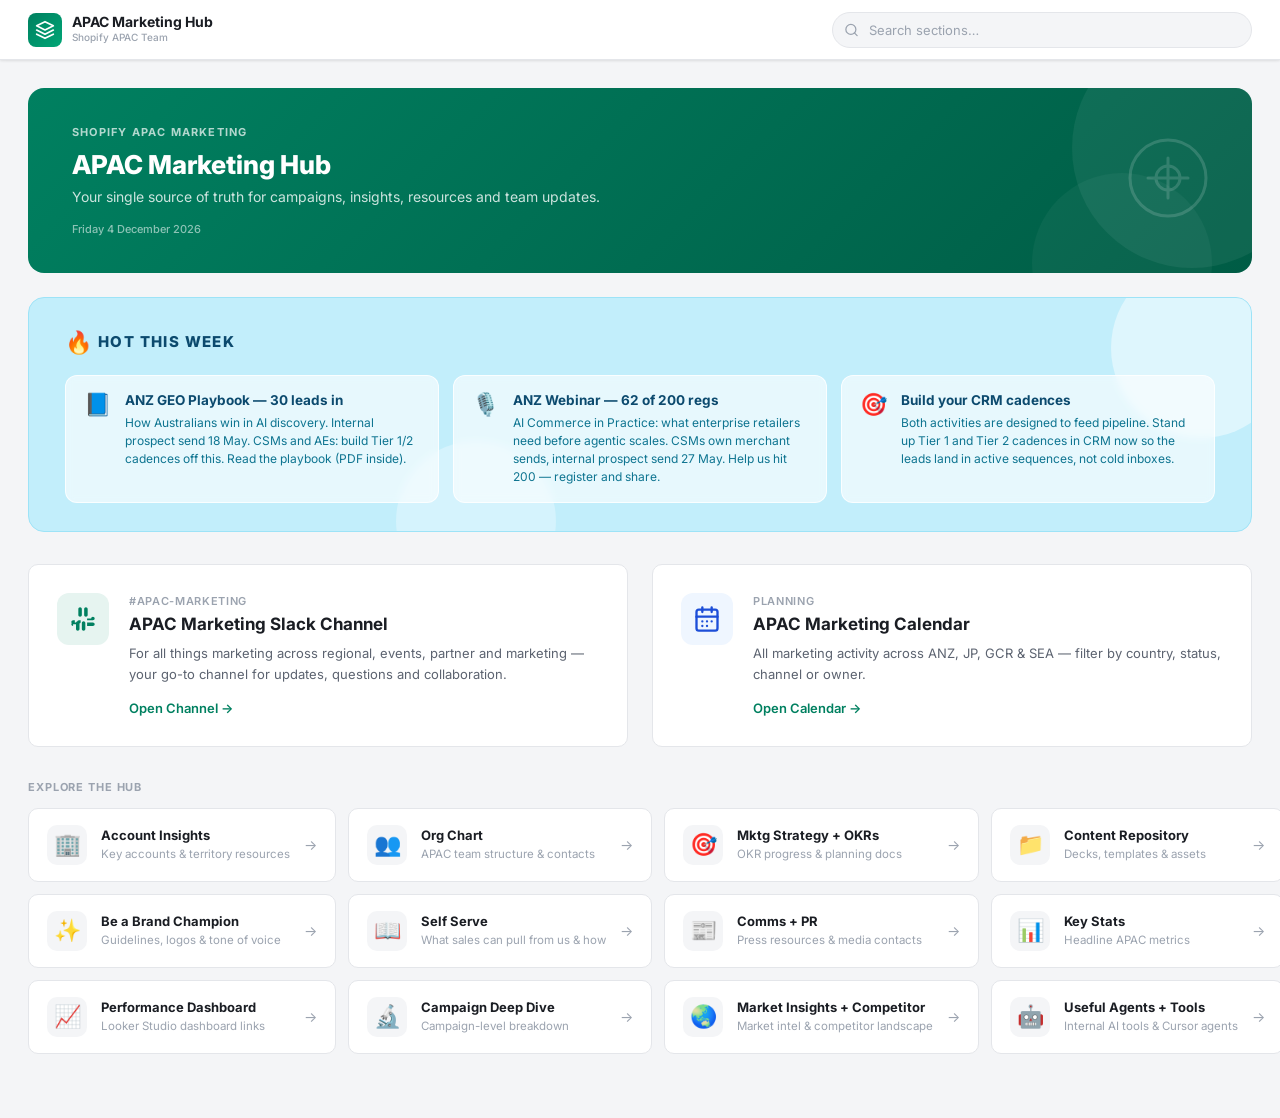
<file: index.html>
<!DOCTYPE html>
<html lang="en">
<head>
  <meta charset="UTF-8" />
  <meta name="viewport" content="width=device-width, initial-scale=1.0" />
  <title>APAC Marketing Hub</title>
  <link rel="preconnect" href="https://fonts.googleapis.com" />
  <link href="https://fonts.googleapis.com/css2?family=Inter:wght@400;500;600;700;800&display=swap" rel="stylesheet" />
  <link rel="stylesheet" href="styles.css" />
</head>
<body>

  <!-- HEADER -->
  <header>
    <div class="header-inner">
      <div class="logo-wrap" data-tab="home" style="cursor:pointer;">
        <div class="logo-icon">
          <svg width="20" height="20" viewBox="0 0 24 24" fill="none"><path d="M12 2L2 7l10 5 10-5-10-5zM2 17l10 5 10-5M2 12l10 5 10-5" stroke="white" stroke-width="2" stroke-linecap="round" stroke-linejoin="round"/></svg>
        </div>
        <div class="logo-text">
          <div class="title">APAC Marketing Hub</div>
          <div class="subtitle">Shopify APAC Team</div>
        </div>
      </div>

      <!-- Global search -->
      <div class="header-search-wrap" id="header-search-wrap">
        <svg class="header-search-icon" width="15" height="15" viewBox="0 0 24 24" fill="none"><circle cx="11" cy="11" r="8" stroke="currentColor" stroke-width="2"/><path d="m21 21-4.35-4.35" stroke="currentColor" stroke-width="2" stroke-linecap="round"/></svg>
        <input type="text" id="header-search" class="header-search-input" placeholder="Search sections…" autocomplete="off" />
        <div class="header-search-dropdown" id="header-search-dropdown" style="display:none;"></div>
      </div>
    </div>
  </header>

  <main>

    <!-- ═══════════════════════════════════════════════════════ HOME ══ -->
    <section id="home" class="tab-content active">

      <div class="welcome-banner">
        <div class="welcome-banner-text">
          <div class="welcome-eyebrow">Shopify APAC Marketing</div>
          <h1>APAC Marketing Hub</h1>
          <p>Your single source of truth for campaigns, insights, resources and team updates.</p>
          <div class="date" id="today-date"></div>
        </div>
        <div class="welcome-banner-icon">
          <svg width="80" height="80" viewBox="0 0 80 80" fill="none" opacity="0.15"><circle cx="40" cy="40" r="38" stroke="white" stroke-width="3"/><path d="M20 40h40M40 20v40" stroke="white" stroke-width="3" stroke-linecap="round"/><circle cx="40" cy="40" r="12" stroke="white" stroke-width="3"/></svg>
        </div>
      </div>

      <!-- 🔥 HOT THIS WEEK -->
      <div class="hot-banner">
        <div class="hot-banner-eyebrow"><span class="hot-fire">🔥</span> Hot this week</div>
        <div class="hot-items" id="hot-items">
          <!-- Rendered by JS from CONFIG.HOT_THIS_WEEK -->
        </div>
      </div>

      <!-- Quick links row: Slack + Org Chart -->
      <div class="home-cards">

        <a class="home-card home-card--slack" href="https://shopify.slack.com/channels/apac-marketing" target="_blank" rel="noopener" id="slack-channel-link">
          <div class="home-card-icon">
            <svg width="28" height="28" viewBox="0 0 24 24" fill="currentColor"><path d="M14.5 10c-.83 0-1.5-.67-1.5-1.5v-5c0-.83.67-1.5 1.5-1.5s1.5.67 1.5 1.5v5c0 .83-.67 1.5-1.5 1.5zm-5 0C8.67 10 8 9.33 8 8.5v-5C8 2.67 8.67 2 9.5 2S11 2.67 11 3.5v5C11 9.33 10.33 10 9.5 10zm9.5 1.5c0-.83.67-1.5 1.5-1.5s1.5.67 1.5 1.5S21.33 13 20.5 13h-5v-1.5h5zM10 14.5c0 .83-.67 1.5-1.5 1.5S7 15.33 7 14.5 7.67 13 8.5 13H10v1.5zm-5 0C5 15.33 4.33 16 3.5 16S2 15.33 2 14.5 2.67 13 3.5 13H5v1.5zm9 1v5c0 .83-.67 1.5-1.5 1.5S11 21.33 11 20.5v-5c0-.83.67-1.5 1.5-1.5s1.5.67 1.5 1.5zm-5 0v5C9 21.33 8.33 22 7.5 22S6 21.33 6 20.5v-5c0-.83.67-1.5 1.5-1.5S9 14.67 9 15.5zM15.5 15H20.5c.83 0 1.5.67 1.5 1.5S21.33 18 20.5 18H15.5V15zM3.5 18C2.67 18 2 17.33 2 16.5S2.67 15 3.5 15H8.5v1.5H3.5z"/></svg>
          </div>
          <div class="home-card-body">
            <div class="home-card-label">#apac-marketing</div>
            <div class="home-card-title">APAC Marketing Slack Channel</div>
            <div class="home-card-desc">For all things marketing across regional, events, partner and marketing — your go-to channel for updates, questions and collaboration.</div>
            <div class="home-card-cta">Open Channel →</div>
          </div>
        </a>

        <div class="home-card home-card--cal" role="button" tabindex="0" aria-label="Open Calendar tab">
          <div class="home-card-icon">
            <svg width="28" height="28" viewBox="0 0 24 24" fill="none" stroke="currentColor" stroke-width="2" stroke-linecap="round"><rect x="3" y="4" width="18" height="18" rx="2"/><path d="M16 2v4M8 2v4M3 10h18"/><path d="M8 14h.01M12 14h.01M16 14h.01M8 18h.01M12 18h.01"/></svg>
          </div>
          <div class="home-card-body">
            <div class="home-card-label">Planning</div>
            <div class="home-card-title">APAC Marketing Calendar</div>
            <div class="home-card-desc">All marketing activity across ANZ, JP, GCR &amp; SEA — filter by country, status, channel or owner.</div>
            <div class="home-card-cta">Open Calendar →</div>
          </div>
        </div>

      </div>

      <!-- Section tab cards grid -->
      <div class="section-cards-label">Explore the hub</div>
      <div class="section-cards">

        <div class="section-card" data-tab="account-insights">
          <div class="section-card-emoji">🏢</div>
          <div class="section-card-text">
            <div class="section-card-title">Account Insights</div>
            <div class="section-card-desc">Key accounts &amp; territory resources</div>
          </div>
          <div class="section-card-arrow">→</div>
        </div>

        <div class="section-card" data-tab="org-chart">
          <div class="section-card-emoji">👥</div>
          <div class="section-card-text">
            <div class="section-card-title">Org Chart</div>
            <div class="section-card-desc">APAC team structure &amp; contacts</div>
          </div>
          <div class="section-card-arrow">→</div>
        </div>

        <div class="section-card" data-tab="hub-okrs">
          <div class="section-card-emoji">🎯</div>
          <div class="section-card-text">
            <div class="section-card-title">Mktg Strategy + OKRs</div>
            <div class="section-card-desc">OKR progress &amp; planning docs</div>
          </div>
          <div class="section-card-arrow">→</div>
        </div>

        <div class="section-card" data-tab="content-repo">
          <div class="section-card-emoji">📁</div>
          <div class="section-card-text">
            <div class="section-card-title">Content Repository</div>
            <div class="section-card-desc">Decks, templates &amp; assets</div>
          </div>
          <div class="section-card-arrow">→</div>
        </div>

        <div class="section-card" data-tab="brand-champion">
          <div class="section-card-emoji">✨</div>
          <div class="section-card-text">
            <div class="section-card-title">Be a Brand Champion</div>
            <div class="section-card-desc">Guidelines, logos &amp; tone of voice</div>
          </div>
          <div class="section-card-arrow">→</div>
        </div>

        <div class="section-card" data-tab="self-serve">
          <div class="section-card-emoji">📖</div>
          <div class="section-card-text">
            <div class="section-card-title">Self Serve</div>
            <div class="section-card-desc">What sales can pull from us &amp; how</div>
          </div>
          <div class="section-card-arrow">→</div>
        </div>

        <div class="section-card" data-tab="comms-pr">
          <div class="section-card-emoji">📰</div>
          <div class="section-card-text">
            <div class="section-card-title">Comms + PR</div>
            <div class="section-card-desc">Press resources &amp; media contacts</div>
          </div>
          <div class="section-card-arrow">→</div>
        </div>

        <div class="section-card" data-tab="key-stats">
          <div class="section-card-emoji">📊</div>
          <div class="section-card-text">
            <div class="section-card-title">Key Stats</div>
            <div class="section-card-desc">Headline APAC metrics</div>
          </div>
          <div class="section-card-arrow">→</div>
        </div>

        <div class="section-card" data-tab="performance-dashboard">
          <div class="section-card-emoji">📈</div>
          <div class="section-card-text">
            <div class="section-card-title">Performance Dashboard</div>
            <div class="section-card-desc">Looker Studio dashboard links</div>
          </div>
          <div class="section-card-arrow">→</div>
        </div>

        <div class="section-card" data-tab="campaign-deep-dive">
          <div class="section-card-emoji">🔬</div>
          <div class="section-card-text">
            <div class="section-card-title">Campaign Deep Dive</div>
            <div class="section-card-desc">Campaign-level breakdown</div>
          </div>
          <div class="section-card-arrow">→</div>
        </div>

        <div class="section-card" data-tab="mkt-insights">
          <div class="section-card-emoji">🌏</div>
          <div class="section-card-text">
            <div class="section-card-title">Market Insights + Competitor</div>
            <div class="section-card-desc">Market intel &amp; competitor landscape</div>
          </div>
          <div class="section-card-arrow">→</div>
        </div>

        <div class="section-card" data-tab="ai-tools">
          <div class="section-card-emoji">🤖</div>
          <div class="section-card-text">
            <div class="section-card-title">Useful Agents + Tools</div>
            <div class="section-card-desc">Internal AI tools &amp; Cursor agents</div>
          </div>
          <div class="section-card-arrow">→</div>
        </div>

      </div>
    </section>

    <!-- ══════════════════════════════════════════════════ KEY STATS ══ -->
    <section id="key-stats" class="tab-content">
      <div class="page-header">
        <h1>Key Stats</h1>
        <p>APAC marketing headline metrics.</p>
      </div>
      <div class="grid-4" id="key-stats-grid" style="margin-bottom: 28px;">
        <div class="loading" style="grid-column: 1/-1;">Loading stats…</div>
      </div>
      <div class="section-header"><h2>Performance Dashboard</h2><a data-tab="performance-dashboard" href="#">View dashboard links →</a></div>
      <div class="embed-placeholder" id="stats-dashboard-embed">
        <div style="font-size: 32px;">📊</div>
        <p>Add your Looker Studio embed URL to <code>config.js</code> → <code>DASHBOARDS.keyStats</code></p>
      </div>
    </section>

    <!-- ══════════════════════════════════════════ PERFORMANCE DASHBOARD ══ -->
    <section id="performance-dashboard" class="tab-content">
      <div class="page-header">
        <h1>Performance Dashboard</h1>
        <p>Live metrics from Looker Studio — update the embed URL in <code>config.js</code>.</p>
      </div>
      <div id="perf-dashboard-embed" class="embed-placeholder">
        <div style="font-size: 32px;">📈</div>
        <p>Add your Looker Studio embed URL to <code>config.js</code> → <code>DASHBOARDS.performance</code></p>
        <a class="btn-primary" id="perf-dashboard-link" href="#" target="_blank" style="margin-top: 12px;">Open in Looker Studio</a>
      </div>
    </section>

    <!-- ════════════════════════════════════════════ CAMPAIGN DEEP DIVE ══ -->
    <section id="campaign-deep-dive" class="tab-content">
      <div class="page-header">
        <h1>Campaign Deep Dive</h1>
        <p>Campaign-level breakdown across APAC.</p>
      </div>
      <div id="campaigns-table">
        <div class="loading">Loading campaigns…</div>
      </div>
    </section>

    <!-- ═══════════════════════════════ MARKET INSIGHTS + COMPETITOR ══ -->
    <section id="mkt-insights" class="tab-content">
      <div class="page-header">
        <h1>Market Insights + Competitor</h1>
        <p>Intel, research and competitive landscape.</p>
      </div>
      <div class="grid-auto" id="competitive-grid">
        <div class="loading">Loading…</div>
      </div>
    </section>

    <!-- ════════════════════════════════════════════ ACCOUNT INSIGHTS ══ -->
    <section id="account-insights" class="tab-content">
      <div class="page-header">
        <h1>Account Insights</h1>
        <p>Live APAC Sales Insights Hub — signals, MQAs, lost-deal recovery and weekly account moves.</p>
        <p style="margin-top: 8px;"><a href="https://apacinsights.quick.shopify.io/" target="_blank" rel="noopener" class="btn-primary" style="display:inline-block;">Open in full screen ↗</a></p>
      </div>

      <div class="insights-embed-wrap" style="border:1px solid var(--border, #e1e3e5); border-radius:12px; overflow:hidden; background:#fff; margin-bottom: 28px;">
        <iframe
          src="https://apacinsights.quick.shopify.io/"
          title="APAC Sales Insights Hub"
          style="width:100%; height:1400px; border:0; display:block;"
          loading="lazy"
          referrerpolicy="no-referrer-when-downgrade"
        ></iframe>
      </div>

      <div class="section-header"><h2>Account resources</h2></div>
      <div class="grid-auto" id="account-links">
        <div class="loading">Loading…</div>
      </div>
    </section>

    <!-- ══════════════════════════════════════════════════ CALENDAR ══ -->
    <section id="tactic-tracker" class="tab-content">
      <div class="page-header">
        <h1>APAC Marketing Calendar</h1>
        <p>All marketing activity across ANZ, JP, GCR &amp; SEA. Filter by country, status, channel or owner. Click any event for full detail.</p>
      </div>
      <div id="calendar-root">
        <div class="loading">Loading calendar…</div>
      </div>
    </section>

    <!-- ══════════════════════════════════════════ MKTG STRATEGY + OKRs ══ -->
    <section id="hub-okrs" class="tab-content">
      <div class="page-header">
        <h1>Mktg Strategy + OKRs</h1>
        <p>OKR progress, planning docs and marketing tracking.</p>
      </div>
      <div class="doc-tile-grid" id="okrs-grid">
        <div class="loading">Loading…</div>
      </div>
    </section>

    <!-- ════════════════════════════════════════════ CONTENT REPOSITORY ══ -->
    <section id="content-repo" class="tab-content">
      <div class="page-header">
        <h1>Content Repository</h1>
        <p>Decks, templates, logos and campaign assets.</p>
      </div>

      <div class="filter-bar" style="margin-bottom: 20px;">
        <input type="text" id="assets-search" placeholder="Search assets…" class="search-input" />
        <select id="assets-type-filter" class="filter-select">
          <option value="">All types</option>
          <option value="deck">Deck</option>
          <option value="template">Template</option>
          <option value="logo">Logo</option>
          <option value="brief">Brief</option>
          <option value="report">Report</option>
        </select>
      </div>

      <div class="grid-auto" id="assets-grid">
        <div class="loading">Loading assets…</div>
      </div>
    </section>

    <!-- ══════════════════════════════════════════ ANZ MARKETING MENU CARD ══ -->
    <section id="self-serve" class="tab-content">
      <div class="page-header">
        <h1>ANZ Marketing Menu Card</h1>
      </div>
      <div id="selfserve-root">
        <div class="loading">Loading menu card…</div>
      </div>
      <p class="cal-source-note">
        Source of truth: <a href="https://docs.google.com/spreadsheets/d/1iXiwUD4TMb-37LsE-rTgfPsUMQ0BOa5bexxMNi8HamA/edit?gid=1094774697" target="_blank" rel="noopener">Self serve guide</a>.
        Refreshed via Qlaw on demand.
      </p>
    </section>

    <!-- ══════════════════════════════════════════════════ COMMS + PR ══ -->
    <section id="comms-pr" class="tab-content">
      <div class="page-header">
        <h1>Comms + PR</h1>
        <p>Press resources, media contacts and comms briefs.</p>
      </div>
      <div class="grid-auto" id="comms-grid">
        <div class="loading">Loading…</div>
      </div>
    </section>

    <!-- ══════════════════════════════════════════ AGENTS + TOOLS ══ -->
    <section id="ai-tools" class="tab-content">
      <div class="page-header">
        <h1>Useful Agents + Tools</h1>
        <p>Internal AI tools, Cursor agents and Shopify resources.</p>
      </div>

      <div class="ai-hero">
        <div>
          <h2>AI-Powered Marketing</h2>
          <p>Leverage Shopify's AI tools and internal agents to move faster and smarter.</p>
        </div>
      </div>

      <div class="grid-auto" id="ai-tools-grid" style="margin-top: 24px;">
        <div class="loading">Loading…</div>
      </div>
    </section>

    <!-- ══════════════════════════════════════ BRAND CHAMPION ══ -->
    <section id="brand-champion" class="tab-content">
      <div class="page-header">
        <h1>Be a Brand Champion</h1>
        <p>Brand guidelines, tone of voice, logo downloads and approval contacts.</p>
      </div>

      <div class="brand-hero">
        <div class="brand-hero-text">
          <h2>Own the Shopify brand in APAC</h2>
          <p>Everything you need to show up consistently and confidently — from logo usage to tone of voice.</p>
        </div>
        <div class="brand-hero-badge">🏆</div>
      </div>

      <div class="grid-auto" id="brand-grid" style="margin-top: 24px;">
        <div class="loading">Loading…</div>
      </div>
    </section>

    <!-- ══════════════════════════════════════════════ ORG CHART ══ -->
    <section id="org-chart" class="tab-content">
      <div class="org-page-header">
        <div class="org-page-eyebrow">Shopify APAC Marketing</div>
        <h1 class="org-page-title">Meet the Team</h1>
        <p class="org-page-sub">Click any name to view their Vault profile · Click a Slack handle to message them</p>
      </div>
      <div class="org-wrap" id="org-grid">
        <div class="loading">Loading team…</div>
      </div>
    </section>

  </main>

  <script src="config.js"></script>
  <script src="calendar-data.js"></script>
  <script src="calendar.js"></script>
  <script src="selfserve-data.js"></script>
  <script src="selfserve.js"></script>
  <script src="app.js"></script>
</body>
</html>
</file>
<file: styles.css>
*, *::before, *::after { box-sizing: border-box; margin: 0; padding: 0; }

:root {
  --bg: #F4F5F7;
  --surface: #FFFFFF;
  --border: #E4E6EA;
  --border-hover: #C1C7D0;
  --text-primary: #1A1D23;
  --text-secondary: #5C6370;
  --text-muted: #9BA3AF;
  --green: #008060;
  --green-light: #E6F4F0;
  --green-dark: #005C45;
  --green-mid: #00A676;
  --shadow-sm: 0 1px 3px rgba(0,0,0,0.07), 0 1px 2px rgba(0,0,0,0.04);
  --shadow-md: 0 4px 16px rgba(0,0,0,0.10), 0 2px 6px rgba(0,0,0,0.06);
  --shadow-lg: 0 10px 40px rgba(0,0,0,0.12);
  --radius: 10px;
  --radius-sm: 6px;
  --radius-lg: 16px;
  --header-height: 60px;
}

body {
  font-family: 'Inter', -apple-system, BlinkMacSystemFont, 'Segoe UI', sans-serif;
  background: var(--bg);
  color: var(--text-primary);
  min-height: 100vh;
  -webkit-font-smoothing: antialiased;
  line-height: 1.5;
}

/* ── HEADER ─────────────────────────────────────────── */
header {
  background: var(--surface);
  border-bottom: 1px solid var(--border);
  height: var(--header-height);
  position: sticky;
  top: 0;
  z-index: 200;
  box-shadow: var(--shadow-sm);
}

.header-inner {
  max-width: 1440px;
  margin: 0 auto;
  padding: 0 28px;
  height: 100%;
  display: flex;
  align-items: center;
  gap: 24px;
}

/* ── HEADER SEARCH ───────────────────────────────────── */
.header-search-wrap {
  position: relative;
  flex: 1;
  max-width: 420px;
  margin-left: auto;
}

.header-search-icon {
  position: absolute;
  left: 12px;
  top: 50%;
  transform: translateY(-50%);
  color: var(--text-muted);
  pointer-events: none;
}

.header-search-input {
  width: 100%;
  height: 36px;
  padding: 0 14px 0 36px;
  border: 1.5px solid var(--border);
  border-radius: 20px;
  font-size: 13px;
  font-family: inherit;
  color: var(--text-primary);
  background: var(--bg);
  outline: none;
  transition: border-color 0.15s, box-shadow 0.15s;
  box-sizing: border-box;
}

.header-search-input:focus {
  border-color: var(--green);
  box-shadow: 0 0 0 3px rgba(0,128,96,0.10);
  background: #fff;
}

.header-search-input::placeholder { color: var(--text-muted); }

.header-search-dropdown {
  position: absolute;
  top: calc(100% + 6px);
  left: 0;
  right: 0;
  background: #fff;
  border: 1px solid var(--border);
  border-radius: var(--radius);
  box-shadow: var(--shadow-md);
  z-index: 500;
  overflow: hidden;
  max-height: 360px;
  overflow-y: auto;
}

.search-result {
  display: flex;
  align-items: center;
  gap: 12px;
  padding: 10px 14px;
  cursor: pointer;
  transition: background 0.1s;
}

.search-result:hover { background: var(--bg); }

.search-result-icon {
  font-size: 18px;
  flex-shrink: 0;
  width: 32px;
  height: 32px;
  display: flex;
  align-items: center;
  justify-content: center;
  background: var(--bg);
  border-radius: 8px;
}

.search-result-title {
  font-size: 13px;
  font-weight: 600;
  color: var(--text-primary);
}

.search-result-group {
  font-size: 11px;
  color: var(--text-muted);
  margin-top: 1px;
}

.search-no-results {
  padding: 16px 14px;
  font-size: 13px;
  color: var(--text-muted);
  text-align: center;
}

.logo-wrap {
  display: flex;
  align-items: center;
  gap: 10px;
  flex-shrink: 0;
  text-decoration: none;
}

.logo-icon {
  width: 34px;
  height: 34px;
  background: linear-gradient(135deg, #008060, #00A676);
  border-radius: 8px;
  display: flex;
  align-items: center;
  justify-content: center;
  flex-shrink: 0;
}

.logo-text .title {
  font-size: 14px;
  font-weight: 700;
  color: var(--text-primary);
  line-height: 1.2;
}

.logo-text .subtitle {
  font-size: 10px;
  color: var(--text-muted);
  font-weight: 500;
}

/* ── NAV (dropdown groups used by hub-index) ─────────── */
.nav-group { position: relative; flex-shrink: 0; }

.nav-group-btn {
  display: flex;
  align-items: center;
  gap: 5px;
  padding: 6px 12px;
  border-radius: var(--radius-sm);
  font-size: 13px;
  font-weight: 500;
  color: var(--text-secondary);
  background: none;
  border: none;
  cursor: pointer;
  transition: background 0.12s, color 0.12s;
  white-space: nowrap;
  font-family: inherit;
}

.nav-group-btn:hover { background: var(--bg); color: var(--text-primary); }
.nav-group-btn.active { background: var(--green-light); color: var(--green); font-weight: 600; }

.nav-dropdown {
  position: absolute;
  top: calc(100% + 6px);
  left: 0;
  background: var(--surface);
  border: 1px solid var(--border);
  border-radius: var(--radius);
  box-shadow: var(--shadow-md);
  min-width: 230px;
  padding: 6px;
  display: none;
  z-index: 300;
}

.nav-group:hover .nav-dropdown,
.nav-group.open .nav-dropdown { display: block; }

.nav-dropdown a {
  display: block;
  padding: 8px 12px;
  font-size: 13px;
  color: var(--text-secondary);
  text-decoration: none;
  border-radius: var(--radius-sm);
  transition: background 0.1s, color 0.1s;
  font-weight: 500;
}

.nav-dropdown a:hover { background: var(--bg); color: var(--text-primary); }
.nav-dropdown a.active { background: var(--green-light); color: var(--green); }

/* ── HOME CARDS ─────────────────────────────────────────── */
.home-cards {
  display: grid;
  grid-template-columns: 1fr 1fr;
  gap: 24px;
  margin-top: 32px;
}

.home-card {
  display: flex;
  gap: 20px;
  align-items: flex-start;
  background: var(--surface);
  border: 1.5px solid var(--border);
  border-radius: var(--radius);
  padding: 28px 28px;
  text-decoration: none;
  color: inherit;
  transition: border-color 0.15s, box-shadow 0.15s, transform 0.12s;
  cursor: pointer;
}

.home-card:hover {
  border-color: var(--green);
  box-shadow: 0 4px 16px rgba(0,128,96,0.10);
  transform: translateY(-2px);
}

.home-card-icon {
  width: 52px;
  height: 52px;
  border-radius: 12px;
  display: flex;
  align-items: center;
  justify-content: center;
  flex-shrink: 0;
}

.home-card--slack .home-card-icon {
  background: var(--green-light);
  color: var(--green);
}

.home-card--org .home-card-icon {
  background: #EFF6FF;
  color: #1E40AF;
}

.home-card--cal .home-card-icon {
  background: #EFF6FF;
  color: #1D4ED8;
}

.home-card-label {
  font-size: 11px;
  font-weight: 600;
  color: var(--text-muted);
  text-transform: uppercase;
  letter-spacing: 0.06em;
  margin-bottom: 4px;
}

.home-card-title {
  font-size: 17px;
  font-weight: 700;
  color: var(--text-primary);
  margin-bottom: 8px;
  line-height: 1.3;
}

.home-card-desc {
  font-size: 13px;
  color: var(--text-secondary);
  line-height: 1.6;
  margin-bottom: 14px;
}

.home-card-cta {
  font-size: 13px;
  font-weight: 600;
  color: var(--green);
}

@media (max-width: 680px) {
  .home-cards { grid-template-columns: 1fr; }
}

/* ── SECTION CARDS GRID ─────────────────────────────────── */
.section-cards-label {
  font-size: 11px;
  font-weight: 700;
  color: var(--text-muted);
  text-transform: uppercase;
  letter-spacing: 0.08em;
  margin: 32px 0 12px;
}

.section-cards {
  display: grid;
  grid-template-columns: repeat(4, 1fr);
  gap: 12px;
}

.section-card {
  display: flex;
  align-items: center;
  gap: 14px;
  background: var(--surface);
  border: 1.5px solid var(--border);
  border-radius: var(--radius);
  padding: 16px 18px;
  cursor: pointer;
  transition: border-color 0.15s, box-shadow 0.15s, transform 0.12s;
  user-select: none;
  text-decoration: none;
  color: inherit;
}

.section-card:hover {
  border-color: var(--green);
  box-shadow: 0 4px 14px rgba(0,128,96,0.09);
  transform: translateY(-2px);
}

.section-card-emoji {
  font-size: 22px;
  flex-shrink: 0;
  width: 40px;
  height: 40px;
  display: flex;
  align-items: center;
  justify-content: center;
  background: var(--bg);
  border-radius: 10px;
}

.section-card-text { flex: 1; min-width: 0; }

.section-card-title {
  font-size: 13px;
  font-weight: 700;
  color: var(--text-primary);
  line-height: 1.3;
  white-space: nowrap;
  overflow: hidden;
  text-overflow: ellipsis;
}

.section-card-desc {
  font-size: 11.5px;
  color: var(--text-muted);
  margin-top: 2px;
  white-space: nowrap;
  overflow: hidden;
  text-overflow: ellipsis;
}

.section-card-arrow {
  font-size: 14px;
  color: var(--text-muted);
  flex-shrink: 0;
  transition: color 0.12s, transform 0.12s;
}

.section-card:hover .section-card-arrow {
  color: var(--green);
  transform: translateX(3px);
}

@media (max-width: 1100px) {
  .section-cards { grid-template-columns: repeat(3, 1fr); }
}

@media (max-width: 720px) {
  .section-cards { grid-template-columns: repeat(2, 1fr); }
}

@media (max-width: 480px) {
  .section-cards { grid-template-columns: 1fr; }
  .section-card-title { white-space: normal; }
  .section-card-desc { white-space: normal; }
}

/* ── MAIN ────────────────────────────────────────────── */
main {
  max-width: 1440px;
  margin: 0 auto;
  padding: 28px 28px 64px;
}

.tab-content { display: none !important; animation: fadeIn 0.18s ease; }
.tab-content.active { display: block !important; }

@keyframes fadeIn { from { opacity: 0; transform: translateY(4px); } to { opacity: 1; transform: translateY(0); } }

/* ── PAGE HEADER ─────────────────────────────────────── */
.page-header { margin-bottom: 24px; }
.page-header h1 { font-size: 22px; font-weight: 800; color: var(--text-primary); }
.page-header p { font-size: 13px; color: var(--text-secondary); margin-top: 4px; }
.page-header p code { font-family: monospace; font-size: 11px; background: var(--green-light); color: var(--green); padding: 1px 5px; border-radius: 3px; }

/* ── SECTION HEADER ──────────────────────────────────── */
.section-header {
  display: flex;
  align-items: center;
  justify-content: space-between;
  margin-bottom: 14px;
}

.section-header h2 {
  font-size: 15px;
  font-weight: 700;
  color: var(--text-primary);
  display: flex;
  align-items: center;
  gap: 8px;
}

.section-icon {
  width: 24px;
  height: 24px;
  border-radius: 6px;
  display: inline-flex;
  align-items: center;
  justify-content: center;
  font-size: 12px;
  flex-shrink: 0;
}

.section-header a {
  font-size: 12px;
  color: var(--green);
  text-decoration: none;
  font-weight: 600;
}
.section-header a:hover { text-decoration: underline; }

/* ── WELCOME BANNER ──────────────────────────────────── */
.welcome-banner {
  background: linear-gradient(135deg, #008060 0%, #005C45 100%);
  border-radius: var(--radius-lg);
  padding: 36px 44px;
  color: white;
  margin-bottom: 24px;
  display: flex;
  align-items: center;
  justify-content: space-between;
  overflow: hidden;
  position: relative;
}

.welcome-banner::before {
  content: '';
  position: absolute;
  right: -60px;
  top: -60px;
  width: 240px;
  height: 240px;
  background: rgba(255,255,255,0.06);
  border-radius: 50%;
}

.welcome-banner::after {
  content: '';
  position: absolute;
  right: 40px;
  bottom: -80px;
  width: 180px;
  height: 180px;
  background: rgba(255,255,255,0.04);
  border-radius: 50%;
}

.welcome-eyebrow {
  font-size: 11px;
  font-weight: 700;
  letter-spacing: 1.2px;
  text-transform: uppercase;
  opacity: 0.7;
  margin-bottom: 8px;
}

.welcome-banner h1 {
  font-size: 26px;
  font-weight: 800;
  line-height: 1.2;
  margin-bottom: 6px;
}

.welcome-banner p { font-size: 14px; opacity: 0.8; }

.welcome-banner .date {
  font-size: 11px;
  opacity: 0.55;
  margin-top: 14px;
  font-weight: 500;
}

.welcome-banner-icon { flex-shrink: 0; position: relative; z-index: 1; }

/* ── HOT THIS WEEK BANNER ───────────────────────────── */
.hot-banner {
  background: #C2EEFB;
  border-radius: var(--radius-lg);
  padding: 28px 36px;
  margin-bottom: 24px;
  position: relative;
  overflow: hidden;
  border: 1.5px solid #9DE3F7;
}

.hot-banner::before {
  content: '';
  position: absolute;
  right: -40px;
  top: -40px;
  width: 180px;
  height: 180px;
  background: rgba(255,255,255,0.45);
  border-radius: 50%;
}

.hot-banner::after {
  content: '';
  position: absolute;
  left: 30%;
  bottom: -70px;
  width: 160px;
  height: 160px;
  background: rgba(255,255,255,0.30);
  border-radius: 50%;
}

.hot-banner-eyebrow {
  font-size: 15px;
  font-weight: 800;
  letter-spacing: 1.4px;
  text-transform: uppercase;
  color: #0C4A6E;
  margin-bottom: 16px;
  display: flex;
  align-items: center;
  gap: 6px;
}

.hot-banner-eyebrow .hot-fire {
  font-size: 22px;
  letter-spacing: 0;
}

.hot-items {
  display: grid;
  grid-template-columns: repeat(3, 1fr);
  gap: 14px;
  position: relative;
  z-index: 1;
}

.hot-item {
  background: rgba(255,255,255,0.60);
  border: 1px solid rgba(255,255,255,0.80);
  border-radius: 12px;
  padding: 16px 18px;
  display: flex;
  gap: 14px;
  align-items: flex-start;
  cursor: default;
  transition: background 0.15s, transform 0.12s;
  backdrop-filter: blur(4px);
}

.hot-item.hot-item--linked {
  cursor: pointer;
  text-decoration: none;
  color: inherit;
}

.hot-item.hot-item--linked:hover {
  background: rgba(255,255,255,0.85);
  transform: translateY(-2px);
}

.hot-item-emoji {
  font-size: 22px;
  flex-shrink: 0;
  line-height: 1;
  margin-top: 1px;
}

.hot-item-title {
  font-size: 13.5px;
  font-weight: 700;
  color: #0C4A6E;
  line-height: 1.3;
  margin-bottom: 4px;
}

.hot-item-desc {
  font-size: 12px;
  color: #0E7490;
  line-height: 1.5;
}

@media (max-width: 860px) {
  .hot-items { grid-template-columns: 1fr; }
  .hot-banner { padding: 24px 22px; }
}

/* ── QUICK NAV CARDS ─────────────────────────────────── */
.quick-nav-card {
  background: var(--surface);
  border: 1px solid var(--border);
  border-radius: var(--radius);
  padding: 18px 20px;
  display: flex;
  align-items: center;
  gap: 12px;
  cursor: pointer;
  transition: all 0.15s;
  box-shadow: var(--shadow-sm);
}

.quick-nav-card:hover {
  border-color: var(--green);
  box-shadow: var(--shadow-md);
  transform: translateY(-1px);
}

.quick-nav-icon {
  width: 38px;
  height: 38px;
  border-radius: 9px;
  display: flex;
  align-items: center;
  justify-content: center;
  font-size: 18px;
  flex-shrink: 0;
}

.quick-nav-label {
  font-size: 13px;
  font-weight: 600;
  color: var(--text-primary);
}

/* ── GRID LAYOUTS ────────────────────────────────────── */
.grid-2 { display: grid; grid-template-columns: 1fr 1fr; gap: 20px; }
.grid-3 { display: grid; grid-template-columns: repeat(3, 1fr); gap: 16px; }
.grid-4 { display: grid; grid-template-columns: repeat(4, 1fr); gap: 14px; }
.grid-auto { display: grid; grid-template-columns: repeat(auto-fill, minmax(280px, 1fr)); gap: 14px; }

/* ── CARDS ───────────────────────────────────────────── */
.card {
  background: var(--surface);
  border: 1px solid var(--border);
  border-radius: var(--radius);
  padding: 18px 20px;
  box-shadow: var(--shadow-sm);
  transition: box-shadow 0.15s, border-color 0.15s;
}

.card:hover { box-shadow: var(--shadow-md); border-color: var(--border-hover); }

.card-title {
  font-size: 14px;
  font-weight: 600;
  color: var(--text-primary);
}

.card-subtitle {
  font-size: 12px;
  color: var(--text-secondary);
  margin-top: 3px;
}

.card-body {
  font-size: 13px;
  color: var(--text-secondary);
  line-height: 1.6;
  margin-top: 8px;
}

/* ── LINK CARDS ──────────────────────────────────────── */
.link-card {
  background: var(--surface);
  border: 1px solid var(--border);
  border-radius: var(--radius);
  padding: 14px 18px;
  display: flex;
  align-items: center;
  gap: 14px;
  text-decoration: none;
  color: inherit;
  box-shadow: var(--shadow-sm);
  transition: all 0.15s;
}

.link-card:hover {
  box-shadow: var(--shadow-md);
  border-color: var(--green);
  transform: translateY(-1px);
}

.link-card-icon {
  width: 38px;
  height: 38px;
  border-radius: 9px;
  display: flex;
  align-items: center;
  justify-content: center;
  font-size: 18px;
  flex-shrink: 0;
}

.link-card-text .title {
  font-size: 13px;
  font-weight: 600;
  color: var(--text-primary);
  line-height: 1.3;
}

.link-card-text .desc {
  font-size: 11px;
  color: var(--text-muted);
  margin-top: 3px;
  line-height: 1.4;
}

.link-card-arrow {
  margin-left: auto;
  flex-shrink: 0;
  color: var(--text-muted);
  font-size: 14px;
  transition: transform 0.15s;
}

.link-card:hover .link-card-arrow { transform: translateX(3px); color: var(--green); }

/* ── METRIC CARDS ────────────────────────────────────── */
.metric-card {
  background: var(--surface);
  border: 1px solid var(--border);
  border-radius: var(--radius);
  padding: 20px;
  box-shadow: var(--shadow-sm);
  transition: box-shadow 0.15s;
}

.metric-card:hover { box-shadow: var(--shadow-md); }

.metric-label {
  font-size: 11px;
  font-weight: 700;
  color: var(--text-muted);
  text-transform: uppercase;
  letter-spacing: 0.6px;
}

.metric-value {
  font-size: 30px;
  font-weight: 800;
  color: var(--text-primary);
  margin-top: 6px;
  line-height: 1;
}

.metric-delta {
  font-size: 12px;
  font-weight: 600;
  margin-top: 8px;
  display: flex;
  align-items: center;
  gap: 3px;
}

.metric-delta.up { color: #008060; }
.metric-delta.down { color: #D82C0D; }
.metric-delta.neutral { color: var(--text-muted); }

/* ── ANNOUNCEMENT / FEED ─────────────────────────────── */
.feed-list { display: flex; flex-direction: column; gap: 10px; }

.announcement-card {
  background: var(--surface);
  border: 1px solid var(--border);
  border-radius: var(--radius);
  padding: 14px 18px;
  box-shadow: var(--shadow-sm);
  display: flex;
  flex-direction: column;
  gap: 8px;
  transition: box-shadow 0.15s;
}

.announcement-card:hover { box-shadow: var(--shadow-md); }

.announcement-meta {
  display: flex;
  align-items: center;
  gap: 8px;
  font-size: 12px;
  color: var(--text-muted);
}

.announcement-avatar {
  width: 26px;
  height: 26px;
  border-radius: 50%;
  background: linear-gradient(135deg, #008060, #00A676);
  color: white;
  display: flex;
  align-items: center;
  justify-content: center;
  font-size: 10px;
  font-weight: 700;
  flex-shrink: 0;
}

.announcement-author { font-weight: 700; color: var(--text-secondary); }

.announcement-text {
  font-size: 13px;
  color: var(--text-primary);
  line-height: 1.65;
}

.announcement-link {
  font-size: 12px;
  color: var(--green);
  text-decoration: none;
  font-weight: 600;
  align-self: flex-start;
}

.announcement-link:hover { text-decoration: underline; }

/* ── PLACEHOLDER ─────────────────────────────────────── */
.placeholder-card {
  background: var(--surface);
  border: 2px dashed var(--border);
  border-radius: var(--radius);
  padding: 36px 24px;
  text-align: center;
  color: var(--text-muted);
}

.placeholder-card .ph-icon { font-size: 36px; margin-bottom: 10px; }
.placeholder-card p { font-size: 13px; line-height: 1.6; }
.placeholder-card code {
  display: inline-block;
  margin-top: 8px;
  font-family: monospace;
  font-size: 11px;
  color: var(--green);
  background: var(--green-light);
  padding: 3px 8px;
  border-radius: 4px;
}

/* ── TACTIC TRACKER HERO ─────────────────────────────── */
.tracker-hero {
  background: linear-gradient(135deg, #1a1d23 0%, #2d3748 100%);
  border-radius: var(--radius-lg);
  padding: 36px 44px;
  color: white;
  margin-bottom: 24px;
  display: flex;
  align-items: center;
  justify-content: space-between;
  gap: 24px;
}

.tracker-hero h2 { font-size: 20px; font-weight: 700; margin-bottom: 6px; }
.tracker-hero p { font-size: 13px; opacity: 0.7; }

/* ── AI HERO ─────────────────────────────────────────── */
.ai-hero {
  background: linear-gradient(135deg, #1a1a2e 0%, #16213e 100%);
  border-radius: var(--radius-lg);
  padding: 32px 44px;
  color: white;
  display: flex;
  align-items: center;
  justify-content: space-between;
  gap: 24px;
}

.ai-hero h2 { font-size: 18px; font-weight: 700; margin-bottom: 6px; }
.ai-hero p { font-size: 13px; opacity: 0.7; }

/* ── BRAND HERO ──────────────────────────────────────── */
.brand-hero {
  background: linear-gradient(135deg, #008060 0%, #005C45 60%, #003d2d 100%);
  border-radius: var(--radius-lg);
  padding: 32px 44px;
  color: white;
  display: flex;
  align-items: center;
  justify-content: space-between;
  gap: 24px;
}

.brand-hero h2 { font-size: 18px; font-weight: 700; margin-bottom: 6px; }
.brand-hero p { font-size: 13px; opacity: 0.8; }
.brand-hero-badge { font-size: 48px; flex-shrink: 0; }

/* ── BUTTONS ─────────────────────────────────────────── */
.btn-primary {
  background: var(--green);
  color: white;
  border: none;
  border-radius: var(--radius-sm);
  padding: 10px 20px;
  font-size: 13px;
  font-weight: 600;
  cursor: pointer;
  text-decoration: none;
  display: inline-flex;
  align-items: center;
  gap: 6px;
  font-family: inherit;
  transition: background 0.12s;
  white-space: nowrap;
}

.btn-primary:hover { background: var(--green-dark); }

.btn-primary.btn-light {
  background: white;
  color: #1a1d23;
}

.btn-primary.btn-light:hover { background: #F4F5F7; }

/* ── EMBED PLACEHOLDER ───────────────────────────────── */
.embed-placeholder {
  background: var(--surface);
  border: 1px solid var(--border);
  border-radius: var(--radius);
  height: 480px;
  display: flex;
  flex-direction: column;
  align-items: center;
  justify-content: center;
  color: var(--text-muted);
  gap: 10px;
  text-align: center;
  padding: 24px;
}

.embed-placeholder p { font-size: 13px; }
.embed-placeholder p code {
  font-family: monospace;
  font-size: 11px;
  background: var(--green-light);
  color: var(--green);
  padding: 2px 6px;
  border-radius: 3px;
}

iframe.dashboard-embed {
  width: 100%;
  height: 600px;
  border: none;
  border-radius: var(--radius);
  box-shadow: var(--shadow-sm);
}

/* ── FILTER BAR ──────────────────────────────────────── */
.filter-bar {
  display: flex;
  gap: 10px;
  align-items: center;
  flex-wrap: wrap;
}

.search-input {
  flex: 1;
  min-width: 200px;
  padding: 8px 14px;
  border: 1px solid var(--border);
  border-radius: var(--radius-sm);
  font-size: 13px;
  font-family: inherit;
  color: var(--text-primary);
  background: var(--surface);
  outline: none;
  transition: border-color 0.15s;
}

.search-input:focus { border-color: var(--green); }
.search-input::placeholder { color: var(--text-muted); }

.filter-select {
  padding: 8px 30px 8px 12px;
  border: 1px solid var(--border);
  border-radius: var(--radius-sm);
  font-size: 13px;
  font-family: inherit;
  color: var(--text-secondary);
  background: var(--surface);
  outline: none;
  cursor: pointer;
  appearance: none;
  background-image: url("data:image/svg+xml,%3Csvg xmlns='http://www.w3.org/2000/svg' width='10' height='6' viewBox='0 0 10 6'%3E%3Cpath d='M1 1l4 4 4-4' stroke='%239BA3AF' stroke-width='1.5' stroke-linecap='round' fill='none'/%3E%3C/svg%3E");
  background-repeat: no-repeat;
  background-position: right 10px center;
  transition: border-color 0.15s;
}

.filter-select:focus { border-color: var(--green); }

/* ── SLACK CHANNELS ──────────────────────────────────── */
.channel-chips-wrap { display: flex; flex-wrap: wrap; gap: 8px; }

.channel-chip {
  display: inline-flex;
  align-items: center;
  gap: 5px;
  background: var(--surface);
  border: 1px solid var(--border);
  border-radius: 20px;
  padding: 6px 14px;
  font-size: 12px;
  font-weight: 600;
  color: var(--text-secondary);
  text-decoration: none;
  transition: all 0.12s;
}

.channel-chip:hover {
  background: #F5F0FF;
  border-color: #DDD6FE;
  color: #6D28D9;
}

.channel-chip-hash {
  color: var(--text-muted);
  font-weight: 400;
}

/* ── BADGES ──────────────────────────────────────────── */
.badge {
  display: inline-flex;
  align-items: center;
  padding: 2px 8px;
  border-radius: 20px;
  font-size: 11px;
  font-weight: 600;
  border: 1px solid;
  white-space: nowrap;
}

.badge-green { background: #ECFDF5; color: #065F46; border-color: #A7F3D0; }
.badge-blue { background: #EFF6FF; color: #1E40AF; border-color: #BFDBFE; }
.badge-yellow { background: #FFFBEB; color: #92400E; border-color: #FDE68A; }
.badge-red { background: #FEF2F2; color: #991B1B; border-color: #FECACA; }
.badge-gray { background: #F3F4F6; color: #6B7280; border-color: #E5E7EB; }
.badge-purple { background: #F5F3FF; color: #5B21B6; border-color: #DDD6FE; }

/* ── TABLE ───────────────────────────────────────────── */
.table-wrap {
  background: var(--surface);
  border: 1px solid var(--border);
  border-radius: var(--radius);
  overflow: hidden;
  box-shadow: var(--shadow-sm);
}

.data-table {
  width: 100%;
  border-collapse: collapse;
  font-size: 13px;
}

.data-table th {
  text-align: left;
  padding: 10px 16px;
  font-size: 11px;
  font-weight: 700;
  color: var(--text-muted);
  text-transform: uppercase;
  letter-spacing: 0.5px;
  border-bottom: 1px solid var(--border);
  white-space: nowrap;
  background: var(--bg);
}

.data-table td {
  padding: 12px 16px;
  border-bottom: 1px solid var(--border);
  color: var(--text-primary);
  vertical-align: middle;
}

.data-table tr:last-child td { border-bottom: none; }
.data-table tr:hover td { background: #FAFBFC; }

/* ── LOADING ─────────────────────────────────────────── */
.loading {
  display: flex;
  align-items: center;
  justify-content: center;
  padding: 40px;
  color: var(--text-muted);
  font-size: 13px;
  gap: 8px;
  width: 100%;
}

/* ── HUB INDEX (home page group cards) ──────────────── */
.hub-index {
  display: grid;
  grid-template-columns: repeat(2, 1fr);
  gap: 16px;
  margin-bottom: 32px;
}

.hub-group {
  background: var(--surface);
  border: 1px solid var(--border);
  border-radius: var(--radius);
  overflow: hidden;
  box-shadow: var(--shadow-sm);
  transition: box-shadow 0.15s;
}

.hub-group:hover { box-shadow: var(--shadow-md); }

.hub-group-header {
  display: flex;
  align-items: center;
  gap: 12px;
  padding: 16px 18px;
  border-bottom: 1px solid var(--border);
  background: var(--bg);
}

.hub-group-icon {
  width: 36px;
  height: 36px;
  border-radius: 9px;
  display: flex;
  align-items: center;
  justify-content: center;
  flex-shrink: 0;
}

.hub-group-title {
  font-size: 14px;
  font-weight: 700;
  color: var(--text-primary);
  line-height: 1.2;
}

.hub-group-count {
  font-size: 11px;
  color: var(--text-muted);
  font-weight: 500;
  margin-top: 2px;
}

.hub-group-items { padding: 6px 0; }

.hub-item {
  display: flex;
  align-items: center;
  gap: 12px;
  padding: 10px 18px;
  cursor: pointer;
  transition: background 0.1s;
  border-bottom: 1px solid var(--border);
}

.hub-item:last-child { border-bottom: none; }
.hub-item:hover { background: var(--bg); }
.hub-item:hover .hub-item-arrow { color: var(--green); transform: translateX(3px); }

.hub-item-icon {
  width: 32px;
  height: 32px;
  border-radius: 8px;
  display: flex;
  align-items: center;
  justify-content: center;
  font-size: 15px;
  flex-shrink: 0;
}

.hub-item-text { flex: 1; min-width: 0; }

.hub-item-title {
  font-size: 13px;
  font-weight: 600;
  color: var(--text-primary);
  white-space: nowrap;
  overflow: hidden;
  text-overflow: ellipsis;
}

.hub-item-desc {
  font-size: 11px;
  color: var(--text-muted);
  margin-top: 1px;
  white-space: nowrap;
  overflow: hidden;
  text-overflow: ellipsis;
}

.hub-item-arrow {
  font-size: 14px;
  color: var(--text-muted);
  flex-shrink: 0;
  transition: color 0.12s, transform 0.12s;
}

/* ── TACTIC TRACKER / CALENDAR ───────────────────────── */
.tracker-top-bar {
  display: flex;
  align-items: flex-start;
  justify-content: space-between;
  gap: 16px;
  margin-bottom: 20px;
  flex-wrap: wrap;
}

.tracker-title { font-size: 22px; font-weight: 800; color: var(--text-primary); }
.tracker-subtitle { font-size: 13px; color: var(--text-secondary); margin-top: 3px; }

.btn-outline {
  padding: 7px 14px;
  border: 1px solid var(--border);
  border-radius: var(--radius-sm);
  font-size: 12px;
  font-weight: 600;
  color: var(--text-secondary);
  text-decoration: none;
  background: var(--surface);
  transition: all 0.12s;
  white-space: nowrap;
}
.btn-outline:hover { border-color: var(--green); color: var(--green); }

/* Filter bar */
.cal-filter-bar {
  display: flex;
  gap: 8px;
  align-items: center;
  flex-wrap: wrap;
  background: var(--surface);
  border: 1px solid var(--border);
  border-radius: var(--radius);
  padding: 12px 16px;
  margin-bottom: 16px;
  box-shadow: var(--shadow-sm);
}

.cal-search-wrap {
  position: relative;
  flex: 1;
  min-width: 180px;
}

.cal-search-icon {
  position: absolute;
  left: 10px;
  top: 50%;
  transform: translateY(-50%);
  color: var(--text-muted);
  pointer-events: none;
}

.cal-search-input {
  width: 100%;
  padding: 7px 10px 7px 30px;
  border: 1px solid var(--border);
  border-radius: var(--radius-sm);
  font-size: 13px;
  font-family: inherit;
  color: var(--text-primary);
  background: var(--bg);
  outline: none;
  transition: border-color 0.15s;
}
.cal-search-input:focus { border-color: var(--green); }
.cal-search-input::placeholder { color: var(--text-muted); }

.cal-filter { flex: 1; min-width: 130px; max-width: 180px; }

.btn-clear-filters {
  padding: 7px 12px;
  border: none;
  background: none;
  font-size: 12px;
  font-weight: 600;
  color: var(--green);
  cursor: pointer;
  font-family: inherit;
  white-space: nowrap;
}
.btn-clear-filters:hover { text-decoration: underline; }

/* Calendar header */
.cal-header {
  display: flex;
  align-items: center;
  justify-content: space-between;
  margin-bottom: 12px;
  flex-wrap: wrap;
  gap: 12px;
}

.cal-month-nav {
  display: flex;
  align-items: center;
  gap: 8px;
}

.cal-nav-btn {
  width: 30px;
  height: 30px;
  border: 1px solid var(--border);
  border-radius: var(--radius-sm);
  background: var(--surface);
  font-size: 16px;
  cursor: pointer;
  display: flex;
  align-items: center;
  justify-content: center;
  color: var(--text-secondary);
  transition: all 0.12s;
  font-family: inherit;
}
.cal-nav-btn:hover { border-color: var(--green); color: var(--green); }

.cal-month-label {
  font-size: 16px;
  font-weight: 700;
  color: var(--text-primary);
  min-width: 160px;
  text-align: center;
}

.cal-today-btn {
  padding: 5px 12px;
  border: 1px solid var(--border);
  border-radius: var(--radius-sm);
  background: var(--surface);
  font-size: 12px;
  font-weight: 600;
  color: var(--text-secondary);
  cursor: pointer;
  font-family: inherit;
  transition: all 0.12s;
}
.cal-today-btn:hover { border-color: var(--green); color: var(--green); }

/* Legend */
.cal-legend {
  display: flex;
  gap: 12px;
  flex-wrap: wrap;
  align-items: center;
}

.cal-legend-item {
  display: flex;
  align-items: center;
  gap: 5px;
  font-size: 11px;
  font-weight: 600;
  color: var(--text-secondary);
}

.cal-legend-dot {
  width: 10px;
  height: 10px;
  border-radius: 3px;
  flex-shrink: 0;
}

/* Calendar grid wrap */
.cal-wrap {
  background: var(--surface);
  border: 1px solid var(--border);
  border-radius: var(--radius);
  overflow: hidden;
  box-shadow: var(--shadow-sm);
}

/* Day header row */
.cal-day-headers {
  display: grid;
  grid-template-columns: repeat(7, 1fr);
  border-bottom: 1px solid var(--border);
  background: var(--bg);
}

.cal-day-header {
  padding: 8px 0;
  text-align: center;
  font-size: 11px;
  font-weight: 700;
  color: var(--text-muted);
  text-transform: uppercase;
  letter-spacing: 0.5px;
}

/* Calendar cells grid */
.cal-grid {
  display: grid;
  grid-template-columns: repeat(7, 1fr);
  grid-auto-rows: minmax(100px, auto);
}

.cal-cell {
  border-right: 1px solid var(--border);
  border-bottom: 1px solid var(--border);
  padding: 6px;
  min-height: 100px;
  position: relative;
  transition: background 0.1s;
}

.cal-cell:nth-child(7n) { border-right: none; }
.cal-cell:hover { background: #FAFBFC; }

.cal-cell.other-month { background: #FAFBFC; }
.cal-cell.other-month .cal-date-num { color: var(--text-muted); }
.cal-cell.today { background: #F0FDF8; }
.cal-cell.today .cal-date-num {
  background: var(--green);
  color: white;
  border-radius: 50%;
  width: 22px;
  height: 22px;
  display: flex;
  align-items: center;
  justify-content: center;
}

.cal-date-num {
  font-size: 12px;
  font-weight: 600;
  color: var(--text-secondary);
  margin-bottom: 4px;
  width: 22px;
  height: 22px;
  display: flex;
  align-items: center;
  justify-content: center;
}

/* Tactic bars on calendar */
.cal-tactic {
  display: block;
  font-size: 10px;
  font-weight: 600;
  padding: 2px 6px;
  border-radius: 3px;
  margin-bottom: 2px;
  cursor: pointer;
  white-space: nowrap;
  overflow: hidden;
  text-overflow: ellipsis;
  transition: opacity 0.1s, transform 0.1s;
  line-height: 1.5;
}
.cal-tactic:hover { opacity: 0.85; transform: translateY(-1px); }

/* More overflow */
.cal-more {
  font-size: 10px;
  font-weight: 600;
  color: var(--text-muted);
  cursor: pointer;
  padding: 1px 4px;
}
.cal-more:hover { color: var(--green); }

/* No results */
.cal-empty {
  padding: 60px 24px;
  text-align: center;
  color: var(--text-muted);
  font-size: 13px;
}
.cal-empty .ph-icon { font-size: 32px; margin-bottom: 8px; }

/* Tactic detail modal */
.cal-modal {
  position: fixed;
  inset: 0;
  background: rgba(0,0,0,0.4);
  z-index: 500;
  display: flex;
  align-items: center;
  justify-content: center;
  padding: 24px;
  animation: fadeIn 0.15s ease;
}

.cal-modal-inner {
  background: var(--surface);
  border-radius: var(--radius-lg);
  padding: 28px 32px;
  max-width: 480px;
  width: 100%;
  position: relative;
  box-shadow: var(--shadow-lg);
  animation: slideUp 0.18s ease;
}

@keyframes slideUp {
  from { opacity: 0; transform: translateY(10px); }
  to { opacity: 1; transform: translateY(0); }
}

.cal-modal-close {
  position: absolute;
  top: 16px;
  right: 16px;
  background: none;
  border: none;
  font-size: 16px;
  cursor: pointer;
  color: var(--text-muted);
  width: 28px;
  height: 28px;
  display: flex;
  align-items: center;
  justify-content: center;
  border-radius: 6px;
  transition: background 0.12s;
}
.cal-modal-close:hover { background: var(--bg); color: var(--text-primary); }

.cal-modal-type-badge {
  display: inline-flex;
  align-items: center;
  gap: 6px;
  padding: 4px 10px;
  border-radius: 20px;
  font-size: 11px;
  font-weight: 700;
  margin-bottom: 12px;
}

.cal-modal-title {
  font-size: 18px;
  font-weight: 800;
  color: var(--text-primary);
  margin-bottom: 16px;
  line-height: 1.3;
}

.cal-modal-meta {
  display: flex;
  flex-direction: column;
  gap: 10px;
}

.cal-modal-row {
  display: flex;
  align-items: flex-start;
  gap: 10px;
  font-size: 13px;
}

.cal-modal-row-label {
  font-weight: 600;
  color: var(--text-muted);
  font-size: 11px;
  text-transform: uppercase;
  letter-spacing: 0.4px;
  min-width: 70px;
  margin-top: 1px;
  flex-shrink: 0;
}

.cal-modal-row-value { color: var(--text-primary); }

.cal-modal-actions {
  margin-top: 20px;
  display: flex;
  gap: 8px;
}

/* ── RESPONSIVE ──────────────────────────────────────── */
@media (max-width: 1100px) {
  .grid-4 { grid-template-columns: repeat(2, 1fr); }
}

/* ── ORG CHART PAGE ─────────────────────────────────────── */
.org-page-header {
  text-align: center;
  padding: 40px 24px 32px;
  max-width: 600px;
  margin: 0 auto 36px;
}

.org-page-eyebrow {
  display: inline-block;
  font-size: 11px;
  font-weight: 700;
  letter-spacing: 0.12em;
  text-transform: uppercase;
  color: var(--green);
  background: var(--green-light);
  border-radius: 20px;
  padding: 4px 14px;
  margin-bottom: 14px;
}

.org-page-title {
  font-size: 28px;
  font-weight: 800;
  color: var(--text-primary);
  margin: 0 0 10px;
  letter-spacing: -0.02em;
}

.org-page-sub {
  font-size: 13px;
  color: var(--text-muted);
  line-height: 1.6;
  margin: 0;
}

/* ── ORG WRAP — single centered column ───────────────────── */
.org-wrap {
  max-width: 960px;
  margin: 0 auto;
  padding: 0 16px 48px;
}

/* ── SECTIONS ─────────────────────────────────────────────── */
.org-section {
  margin-bottom: 40px;
}

.org-section-label {
  display: flex;
  align-items: center;
  gap: 10px;
  font-size: 11px;
  font-weight: 700;
  text-transform: uppercase;
  letter-spacing: 0.10em;
  color: var(--text-muted);
  margin-bottom: 20px;
}

.org-section-label::before,
.org-section-label::after {
  content: '';
  flex: 1;
  height: 1px;
  background: var(--border);
}

.org-section-label span {
  white-space: nowrap;
  padding: 4px 14px;
  background: var(--bg, #fafafa);
  border: 1px solid var(--border);
  border-radius: 20px;
}

/* ── LEADERS — 3-column grid ─────────────────────────────── */
.org-grid--leaders {
  display: grid;
  grid-template-columns: repeat(3, 1fr);
  gap: 16px;
}

.org-card--leader {
  border-color: var(--green);
  background: var(--green-light);
  box-shadow: 0 2px 12px rgba(0,128,96,0.07);
}

.org-card--leader .org-avatar {
  width: 88px;
  height: 88px;
  font-size: 30px;
  border-color: rgba(0,128,96,0.3);
}

/* ── REGION ROW — all members side by side ───────────────── */
/* auto-fit so 3 people fill 3 cols, 4 fill 4, etc.          */
.org-grid--region {
  display: grid;
  grid-template-columns: repeat(auto-fit, minmax(180px, 1fr));
  gap: 16px;
}

/* ── BASE CARD ────────────────────────────────────────────── */
.org-card {
  background: var(--surface);
  border: 1.5px solid var(--border);
  border-radius: var(--radius-lg);
  padding: 22px 16px 18px;
  display: flex;
  flex-direction: column;
  align-items: center;
  text-align: center;
  transition: border-color 0.15s, box-shadow 0.15s, transform 0.12s;
  width: 100%;
  box-sizing: border-box;
}

.org-card:hover {
  border-color: var(--green);
  box-shadow: 0 4px 16px rgba(0,128,96,0.10);
  transform: translateY(-2px);
}

/* ── AVATAR ───────────────────────────────────────────────── */
.org-avatar {
  width: 68px;
  height: 68px;
  border-radius: 50%;
  background: linear-gradient(135deg, #008060, #00A676);
  color: white;
  display: flex;
  align-items: center;
  justify-content: center;
  font-size: 24px;
  font-weight: 800;
  margin-bottom: 10px;
  overflow: hidden;
  flex-shrink: 0;
  border: 2.5px solid var(--border);
}

.org-avatar img {
  width: 100%;
  height: 100%;
  object-fit: cover;
  border-radius: 50%;
}

/* ── TEXT ─────────────────────────────────────────────────── */
.org-name {
  font-size: 13.5px;
  font-weight: 700;
  color: var(--text-primary);
  text-decoration: none;
  margin-bottom: 3px;
  line-height: 1.3;
  transition: color 0.12s;
}

.org-name:hover { color: var(--green); }

.org-name--plain {
  font-size: 13.5px;
  font-weight: 700;
  color: var(--text-primary);
  margin-bottom: 3px;
  line-height: 1.3;
}

.org-title {
  font-size: 11.5px;
  color: var(--text-muted);
  font-weight: 500;
  margin-bottom: 8px;
  line-height: 1.4;
}

.org-slack {
  display: inline-flex;
  align-items: center;
  gap: 3px;
  font-size: 11px;
  font-weight: 600;
  color: var(--green);
  background: var(--green-light);
  border-radius: 20px;
  padding: 2px 9px;
  text-decoration: none;
  margin-bottom: 8px;
  transition: background 0.12s;
}

.org-slack:hover { background: #C6E8E0; }

.org-desc {
  font-size: 11.5px;
  color: var(--text-secondary);
  line-height: 1.6;
  margin-top: 2px;
}

/* ── RESPONSIVE ───────────────────────────────────────────── */
@media (max-width: 600px) {
  .org-grid--leaders  { grid-template-columns: 1fr 1fr; }
  .org-grid--region   { grid-template-columns: 1fr 1fr; }
}
@media (max-width: 400px) {
  .org-grid--leaders  { grid-template-columns: 1fr; }
  .org-grid--region   { grid-template-columns: 1fr; }
}

@media (max-width: 900px) {
  .hub-index { grid-template-columns: 1fr; }
  .grid-2 { grid-template-columns: 1fr; }
  .grid-3 { grid-template-columns: repeat(2, 1fr); }
  .welcome-banner { flex-direction: column; gap: 20px; }
  .welcome-banner-icon { display: none; }
  .tracker-hero { flex-direction: column; gap: 20px; text-align: center; }
  .ai-hero { flex-direction: column; gap: 16px; }
  .brand-hero { flex-direction: column; gap: 16px; }
  .brand-hero-badge { display: none; }
}

@media (max-width: 640px) {
  .header-inner { padding: 0 16px; }
  main { padding: 16px 16px 48px; }
  .grid-3, .grid-4 { grid-template-columns: 1fr; }
  .welcome-banner { padding: 24px 22px; }
  .welcome-banner h1 { font-size: 20px; }
  .tracker-hero, .ai-hero, .brand-hero { padding: 24px 22px; }
}

/* ── DOC TILE CARD ───────────────────────────────────── */
.doc-tile-grid {
  display: flex;
  gap: 16px;
  flex-wrap: wrap;
}

.doc-tile-card {
  background: var(--surface);
  border: 1px solid var(--border);
  border-radius: var(--radius-lg);
  padding: 36px 32px;
  display: flex;
  flex-direction: column;
  align-items: center;
  justify-content: center;
  text-align: center;
  text-decoration: none;
  color: inherit;
  box-shadow: var(--shadow-sm);
  transition: all 0.15s;
  cursor: pointer;
  width: 260px;
}

.doc-tile-card:hover {
  box-shadow: var(--shadow-md);
  border-color: var(--green);
  transform: translateY(-2px);
}

.doc-tile-card-icon { font-size: 40px; margin-bottom: 12px; }
.doc-tile-card-title { font-size: 15px; font-weight: 700; color: var(--text-primary); margin-bottom: 6px; }
.doc-tile-card-sub { font-size: 12px; color: var(--text-muted); }


/* ═══════════════════════════════════════════════════════════════════ */
/* APAC Marketing Calendar                                             */
/* ═══════════════════════════════════════════════════════════════════ */

#calendar-root { margin-top: 8px; }

.cal-filters {
  background: #fff;
  border: 1px solid #e5e7eb;
  border-radius: 12px;
  padding: 14px 16px;
  margin-bottom: 16px;
  display: flex;
  flex-direction: column;
  gap: 10px;
}
.cal-filter-row {
  display: flex;
  align-items: center;
  gap: 12px;
  flex-wrap: wrap;
}
.cal-search {
  flex: 1 1 320px;
  min-width: 240px;
}
.cal-search input {
  width: 100%;
  padding: 9px 12px;
  border: 1px solid #d1d5db;
  border-radius: 8px;
  font-size: 14px;
  outline: none;
  transition: border-color .15s, box-shadow .15s;
}
.cal-search input:focus {
  border-color: #2ea05a;
  box-shadow: 0 0 0 3px rgba(46, 160, 90, .12);
}

.cal-view-toggle {
  display: inline-flex;
  background: #f3f4f6;
  border-radius: 8px;
  padding: 3px;
}
.cal-view-btn {
  border: none;
  background: transparent;
  padding: 6px 14px;
  border-radius: 6px;
  font-size: 13px;
  font-weight: 600;
  color: #4b5563;
  cursor: pointer;
}
.cal-view-btn.active {
  background: #fff;
  color: #111827;
  box-shadow: 0 1px 2px rgba(0,0,0,.08);
}

.cal-chip-row {
  display: flex;
  align-items: center;
  flex-wrap: wrap;
  gap: 6px;
}
.cal-chip-group {
  display: flex;
  align-items: center;
  flex-wrap: wrap;
  gap: 6px;
}
.cal-chip-label {
  font-size: 12px;
  font-weight: 600;
  color: #6b7280;
  text-transform: uppercase;
  letter-spacing: .04em;
  margin-right: 4px;
}
.cal-chip {
  border: 1px solid #e5e7eb;
  background: #fff;
  padding: 5px 11px;
  border-radius: 999px;
  font-size: 12.5px;
  font-weight: 500;
  color: #374151;
  cursor: pointer;
  transition: all .12s;
  white-space: nowrap;
}
.cal-chip:hover { background: #f9fafb; border-color: #d1d5db; }
.cal-chip.active {
  background: #111827;
  color: #fff;
  border-color: #111827;
}

.cal-select-row {
  display: flex;
  align-items: center;
  flex-wrap: wrap;
  gap: 12px;
}
.cal-select-wrap {
  display: inline-flex;
  align-items: center;
  gap: 6px;
}
.cal-select-label {
  font-size: 12px;
  font-weight: 600;
  color: #6b7280;
  text-transform: uppercase;
  letter-spacing: .04em;
}
.cal-select {
  padding: 6px 10px;
  border: 1px solid #d1d5db;
  border-radius: 6px;
  font-size: 13px;
  background: #fff;
  cursor: pointer;
}
.cal-clear-btn {
  margin-left: auto;
  border: 1px solid #e5e7eb;
  background: #fff;
  padding: 6px 12px;
  border-radius: 6px;
  font-size: 12.5px;
  font-weight: 500;
  color: #4b5563;
  cursor: pointer;
}
.cal-clear-btn:hover { background: #f9fafb; }

/* ─── Month nav ────────────────────────────────────────────────────── */
.cal-month-nav {
  display: flex;
  align-items: center;
  gap: 12px;
  margin-bottom: 12px;
}
.cal-nav-btn {
  width: 32px;
  height: 32px;
  border: 1px solid #e5e7eb;
  background: #fff;
  border-radius: 8px;
  font-size: 18px;
  line-height: 1;
  cursor: pointer;
  color: #374151;
}
.cal-nav-btn:hover { background: #f9fafb; }
.cal-month-title {
  font-size: 20px;
  font-weight: 700;
  color: #111827;
  min-width: 200px;
}
.cal-today-btn {
  border: 1px solid #e5e7eb;
  background: #fff;
  padding: 6px 12px;
  border-radius: 6px;
  font-size: 12.5px;
  font-weight: 500;
  color: #4b5563;
  cursor: pointer;
}
.cal-today-btn:hover { background: #f9fafb; }
.cal-count {
  margin-left: auto;
  font-size: 13px;
  color: #6b7280;
  font-weight: 500;
}

/* ─── Grid ─────────────────────────────────────────────────────────── */
.cal-grid-wrap {
  background: #fff;
  border: 1px solid #e5e7eb;
  border-radius: 12px;
  padding: 16px;
}
.cal-weekday-row {
  display: grid;
  grid-template-columns: repeat(7, minmax(0, 1fr));
  gap: 4px;
  margin-bottom: 6px;
}
.cal-weekday {
  font-size: 11px;
  font-weight: 600;
  color: #6b7280;
  text-transform: uppercase;
  letter-spacing: .05em;
  padding: 4px 6px;
}
.cal-grid {
  display: grid;
  grid-template-columns: repeat(7, minmax(0, 1fr));
  gap: 4px;
}
.cal-day {
  background: #fafbfc;
  border: 1px solid #eef0f3;
  border-radius: 8px;
  padding: 6px;
  min-height: 100px;
  display: flex;
  flex-direction: column;
  gap: 4px;
}
.cal-day-out {
  background: #fff;
  opacity: 0.45;
}
.cal-day-today {
  background: #fff7e6;
  border-color: #f59e0b;
}
.cal-day-today .cal-day-num {
  background: #f59e0b;
  color: #fff;
  border-radius: 50%;
  width: 22px;
  height: 22px;
  display: inline-flex;
  align-items: center;
  justify-content: center;
}
.cal-day-num {
  font-size: 12px;
  font-weight: 600;
  color: #4b5563;
  align-self: flex-start;
}
.cal-day-events {
  display: flex;
  flex-direction: column;
  gap: 2px;
}
.cal-pill {
  border: none;
  text-align: left;
  padding: 3px 6px;
  border-radius: 5px;
  font-size: 11px;
  font-weight: 500;
  cursor: pointer;
  display: flex;
  align-items: center;
  gap: 4px;
  width: 100%;
  overflow: hidden;
}
.cal-pill:hover { filter: brightness(0.95); }
.cal-pill-dot {
  width: 6px;
  height: 6px;
  border-radius: 50%;
  flex-shrink: 0;
}
.cal-pill-flag {
  font-size: 11px;
  flex-shrink: 0;
}
.cal-pill-name {
  white-space: nowrap;
  overflow: hidden;
  text-overflow: ellipsis;
  flex: 1;
  min-width: 0;
}
.cal-day-more {
  border: none;
  background: transparent;
  font-size: 11px;
  font-weight: 600;
  color: #2ea05a;
  cursor: pointer;
  text-align: left;
  padding: 2px 6px;
}
.cal-day-more:hover { text-decoration: underline; }

/* ─── List view ────────────────────────────────────────────────────── */
.cal-list-wrap {
  display: flex;
  flex-direction: column;
  gap: 24px;
}
.cal-list-meta {
  display: flex;
  justify-content: flex-end;
  margin-bottom: -8px;
}
.cal-list-month-title {
  font-size: 18px;
  font-weight: 700;
  color: #111827;
  margin: 0 0 10px 0;
  padding-bottom: 6px;
  border-bottom: 2px solid #e5e7eb;
}
.cal-list-items {
  display: flex;
  flex-direction: column;
  gap: 8px;
}
.cal-list-row {
  display: flex;
  align-items: center;
  gap: 14px;
  padding: 12px 14px;
  background: #fff;
  border: 1px solid #e5e7eb;
  border-radius: 10px;
  cursor: pointer;
  text-align: left;
  width: 100%;
  font-family: inherit;
  transition: all .12s;
}
.cal-list-row:hover {
  border-color: #2ea05a;
  background: #f6fdf8;
  transform: translateY(-1px);
  box-shadow: 0 2px 8px rgba(0,0,0,.04);
}
.cal-list-date {
  flex-shrink: 0;
  width: 56px;
  text-align: center;
  background: #f9fafb;
  border-radius: 8px;
  padding: 8px 4px;
}
.cal-list-day {
  font-size: 22px;
  font-weight: 700;
  color: #111827;
  line-height: 1;
}
.cal-list-mon {
  font-size: 11px;
  font-weight: 600;
  color: #6b7280;
  text-transform: uppercase;
  margin-top: 3px;
}
.cal-list-body {
  flex: 1;
  min-width: 0;
}
.cal-list-name {
  font-size: 14.5px;
  font-weight: 600;
  color: #111827;
  margin-bottom: 6px;
  line-height: 1.35;
}
.cal-list-meta-row {
  display: flex;
  flex-wrap: wrap;
  gap: 6px;
  align-items: center;
}
.cal-status-tag {
  display: inline-flex;
  align-items: center;
  padding: 3px 9px;
  border-radius: 999px;
  font-size: 11.5px;
  font-weight: 600;
  white-space: nowrap;
}
.cal-meta-chip {
  display: inline-flex;
  align-items: center;
  padding: 3px 9px;
  background: #f3f4f6;
  border-radius: 999px;
  font-size: 11.5px;
  font-weight: 500;
  color: #4b5563;
  white-space: nowrap;
}
.cal-meta-owner { background: #eef2ff; color: #3730a3; }
.cal-list-arrow {
  color: #9ca3af;
  font-size: 18px;
  flex-shrink: 0;
}
.cal-list-row:hover .cal-list-arrow { color: #2ea05a; }

.cal-empty {
  padding: 60px 20px;
  text-align: center;
  color: #6b7280;
  background: #fff;
  border: 1px dashed #e5e7eb;
  border-radius: 12px;
}

/* ─── Detail panel ─────────────────────────────────────────────────── */
.cal-detail-overlay {
  position: fixed;
  inset: 0;
  background: rgba(15, 23, 42, .35);
  z-index: 100;
  animation: cal-fade-in .15s ease;
}
.cal-detail-panel {
  position: fixed;
  top: 0;
  right: 0;
  height: 100vh;
  width: min(440px, 92vw);
  background: #fff;
  border-left: 1px solid #e5e7eb;
  box-shadow: -8px 0 24px rgba(0,0,0,.08);
  z-index: 101;
  display: flex;
  flex-direction: column;
  animation: cal-slide-in .18s ease;
}
@keyframes cal-fade-in { from { opacity: 0; } to { opacity: 1; } }
@keyframes cal-slide-in { from { transform: translateX(20px); opacity: 0; } to { transform: translateX(0); opacity: 1; } }

.cal-detail-head {
  padding: 20px 24px 16px;
  border-bottom: 1px solid #f1f3f5;
  position: relative;
}
.cal-detail-close {
  position: absolute;
  top: 14px;
  right: 14px;
  width: 32px;
  height: 32px;
  border: none;
  background: #f3f4f6;
  border-radius: 50%;
  font-size: 20px;
  line-height: 1;
  cursor: pointer;
  color: #4b5563;
}
.cal-detail-close:hover { background: #e5e7eb; }
.cal-detail-title {
  font-size: 19px;
  font-weight: 700;
  color: #111827;
  margin: 10px 36px 6px 0;
  line-height: 1.3;
}
.cal-detail-date {
  font-size: 13px;
  color: #6b7280;
  font-weight: 500;
}
.cal-detail-body {
  padding: 16px 24px 32px;
  overflow-y: auto;
  flex: 1;
}
.cal-detail-row {
  padding: 10px 0;
  border-bottom: 1px solid #f1f3f5;
}
.cal-detail-row:last-child { border-bottom: none; }
.cal-detail-label {
  font-size: 11px;
  font-weight: 600;
  color: #6b7280;
  text-transform: uppercase;
  letter-spacing: .05em;
  margin-bottom: 4px;
}
.cal-detail-value {
  font-size: 14px;
  color: #111827;
  line-height: 1.5;
  white-space: pre-wrap;
}
.cal-detail-links {
  display: flex;
  flex-direction: column;
  gap: 6px;
}
.cal-detail-links a {
  font-size: 14px;
  color: #2ea05a;
  text-decoration: none;
  font-weight: 500;
}
.cal-detail-links a:hover { text-decoration: underline; }

.cal-source-note {
  margin-top: 18px;
  font-size: 12px;
  color: #6b7280;
  text-align: center;
}
.cal-source-note a { color: #2ea05a; text-decoration: none; }
.cal-source-note a:hover { text-decoration: underline; }

/* ─── Mobile ───────────────────────────────────────────────────────── */
@media (max-width: 768px) {
  .cal-day { min-height: 70px; padding: 4px; }
  .cal-pill-name { display: none; }
  .cal-pill { justify-content: center; padding: 3px 4px; }
  .cal-month-title { font-size: 16px; min-width: 140px; }
  .cal-list-row { padding: 10px; gap: 10px; }
  .cal-list-date { width: 46px; }
  .cal-list-day { font-size: 18px; }
  .cal-detail-panel { width: 100vw; }
}

.cal-list-date-approx { background: #fff7e6; }
.cal-list-date-approx .cal-list-day { font-size: 13px; color: #a85a00; }


/* ═══════════════════════════════════════════════════════════════════ */
/* ANZ Marketing Menu Card                                             */
/* ═══════════════════════════════════════════════════════════════════ */

#selfserve-root { margin-top: 8px; }

.ss-intro {
  background: #fff;
  border: 1px solid #e5e7eb;
  border-radius: 12px;
  padding: 16px 20px;
  margin-bottom: 16px;
}
.ss-intro p {
  margin: 0;
  font-size: 14px;
  color: #4b5563;
  line-height: 1.55;
}

.ss-filters {
  background: #fff;
  border: 1px solid #e5e7eb;
  border-radius: 12px;
  padding: 14px 16px;
  margin-bottom: 20px;
  display: flex;
  flex-direction: column;
  gap: 10px;
}
.ss-search input {
  width: 100%;
  padding: 9px 12px;
  border: 1px solid #d1d5db;
  border-radius: 8px;
  font-size: 14px;
  outline: none;
  transition: border-color .15s, box-shadow .15s;
}
.ss-search input:focus {
  border-color: #2ea05a;
  box-shadow: 0 0 0 3px rgba(46, 160, 90, .12);
}
.ss-chip-row {
  display: flex;
  align-items: center;
  flex-wrap: wrap;
  gap: 6px;
}
.ss-chip-label {
  font-size: 12px;
  font-weight: 600;
  color: #6b7280;
  text-transform: uppercase;
  letter-spacing: .04em;
  margin-right: 4px;
}
.ss-chip {
  border: 1px solid #e5e7eb;
  background: #fff;
  padding: 5px 11px;
  border-radius: 999px;
  font-size: 12.5px;
  font-weight: 500;
  color: #374151;
  cursor: pointer;
  transition: all .12s;
  white-space: nowrap;
}
.ss-chip:hover { background: #f9fafb; border-color: #d1d5db; }
.ss-chip.active {
  background: #111827;
  color: #fff;
  border-color: #111827;
}

.ss-section {
  margin-bottom: 28px;
}
.ss-section-title {
  display: flex;
  align-items: center;
  gap: 10px;
  font-size: 16px;
  font-weight: 700;
  color: #111827;
  margin: 0 0 12px 0;
  padding-bottom: 8px;
  border-bottom: 2px solid #e5e7eb;
  text-transform: uppercase;
  letter-spacing: .03em;
}
.ss-section-icon {
  font-size: 20px;
}
.ss-section-count {
  margin-left: auto;
  background: #f3f4f6;
  color: #6b7280;
  font-size: 12px;
  font-weight: 600;
  padding: 2px 9px;
  border-radius: 999px;
  text-transform: none;
  letter-spacing: 0;
}

.ss-cards {
  display: grid;
  grid-template-columns: repeat(auto-fill, minmax(320px, 1fr));
  gap: 12px;
}
.ss-card {
  background: #fff;
  border: 1px solid #e5e7eb;
  border-radius: 10px;
  padding: 14px 16px;
  display: flex;
  flex-direction: column;
  gap: 10px;
  transition: all .15s;
}
.ss-card:hover {
  border-color: #2ea05a;
  box-shadow: 0 2px 8px rgba(0,0,0,.04);
  transform: translateY(-1px);
}
.ss-card-name {
  font-size: 14.5px;
  font-weight: 600;
  color: #111827;
  line-height: 1.35;
}
.ss-card-meta-label {
  display: block;
  font-size: 10.5px;
  font-weight: 600;
  color: #9ca3af;
  text-transform: uppercase;
  letter-spacing: .05em;
  margin-bottom: 2px;
}
.ss-card-when {
  font-size: 13px;
  color: #4b5563;
  line-height: 1.45;
}
.ss-card-contact {
  font-size: 13px;
  color: #4b5563;
  padding-top: 8px;
  border-top: 1px dashed #e5e7eb;
}
.ss-card-links {
  display: flex;
  flex-direction: column;
  gap: 4px;
}
.ss-card-link {
  display: inline-flex;
  align-items: center;
  gap: 4px;
  font-size: 13px;
  color: #2ea05a;
  text-decoration: none;
  font-weight: 500;
}
.ss-card-link:hover { text-decoration: underline; }
.ss-card-link-text {
  display: inline-block;
  font-size: 12.5px;
  color: #6b7280;
  font-style: italic;
  background: #f9fafb;
  padding: 3px 9px;
  border-radius: 6px;
  width: fit-content;
}
.ss-card-status {
  display: inline-flex;
  align-items: center;
  font-size: 11.5px;
  font-weight: 600;
  color: #92633a;
  background: #fff7e6;
  border: 1px solid #fde9c1;
  padding: 3px 10px;
  border-radius: 999px;
  width: fit-content;
  text-transform: uppercase;
  letter-spacing: .04em;
}
.ss-arrow { font-size: 14px; }

.ss-card-note {
  background: #fff7e6;
  border-color: #fde9c1;
  color: #92633a;
  font-size: 13px;
  font-style: italic;
}

.ss-empty {
  padding: 40px 20px;
  text-align: center;
  color: #6b7280;
  background: #fff;
  border: 1px dashed #e5e7eb;
  border-radius: 12px;
  margin-bottom: 20px;
}

.ss-footer {
  margin-top: 32px;
  display: flex;
  align-items: center;
  gap: 16px;
  background: linear-gradient(135deg, #f0fdf5, #ecfdf5);
  border: 1px solid #d1fae5;
  border-radius: 12px;
  padding: 18px 22px;
}
.ss-footer-icon {
  font-size: 32px;
  flex-shrink: 0;
}
.ss-footer-body { flex: 1; }
.ss-footer-title {
  font-size: 15px;
  font-weight: 600;
  color: #065f46;
  margin-bottom: 4px;
}
.ss-footer-when {
  font-size: 13px;
  color: #047857;
  margin-bottom: 6px;
}
.ss-footer-link {
  font-size: 13.5px;
  color: #047857;
  text-decoration: none;
  font-weight: 600;
}
.ss-footer-link:hover { text-decoration: underline; }

@media (max-width: 640px) {
  .ss-cards { grid-template-columns: 1fr; }
}
</file>
